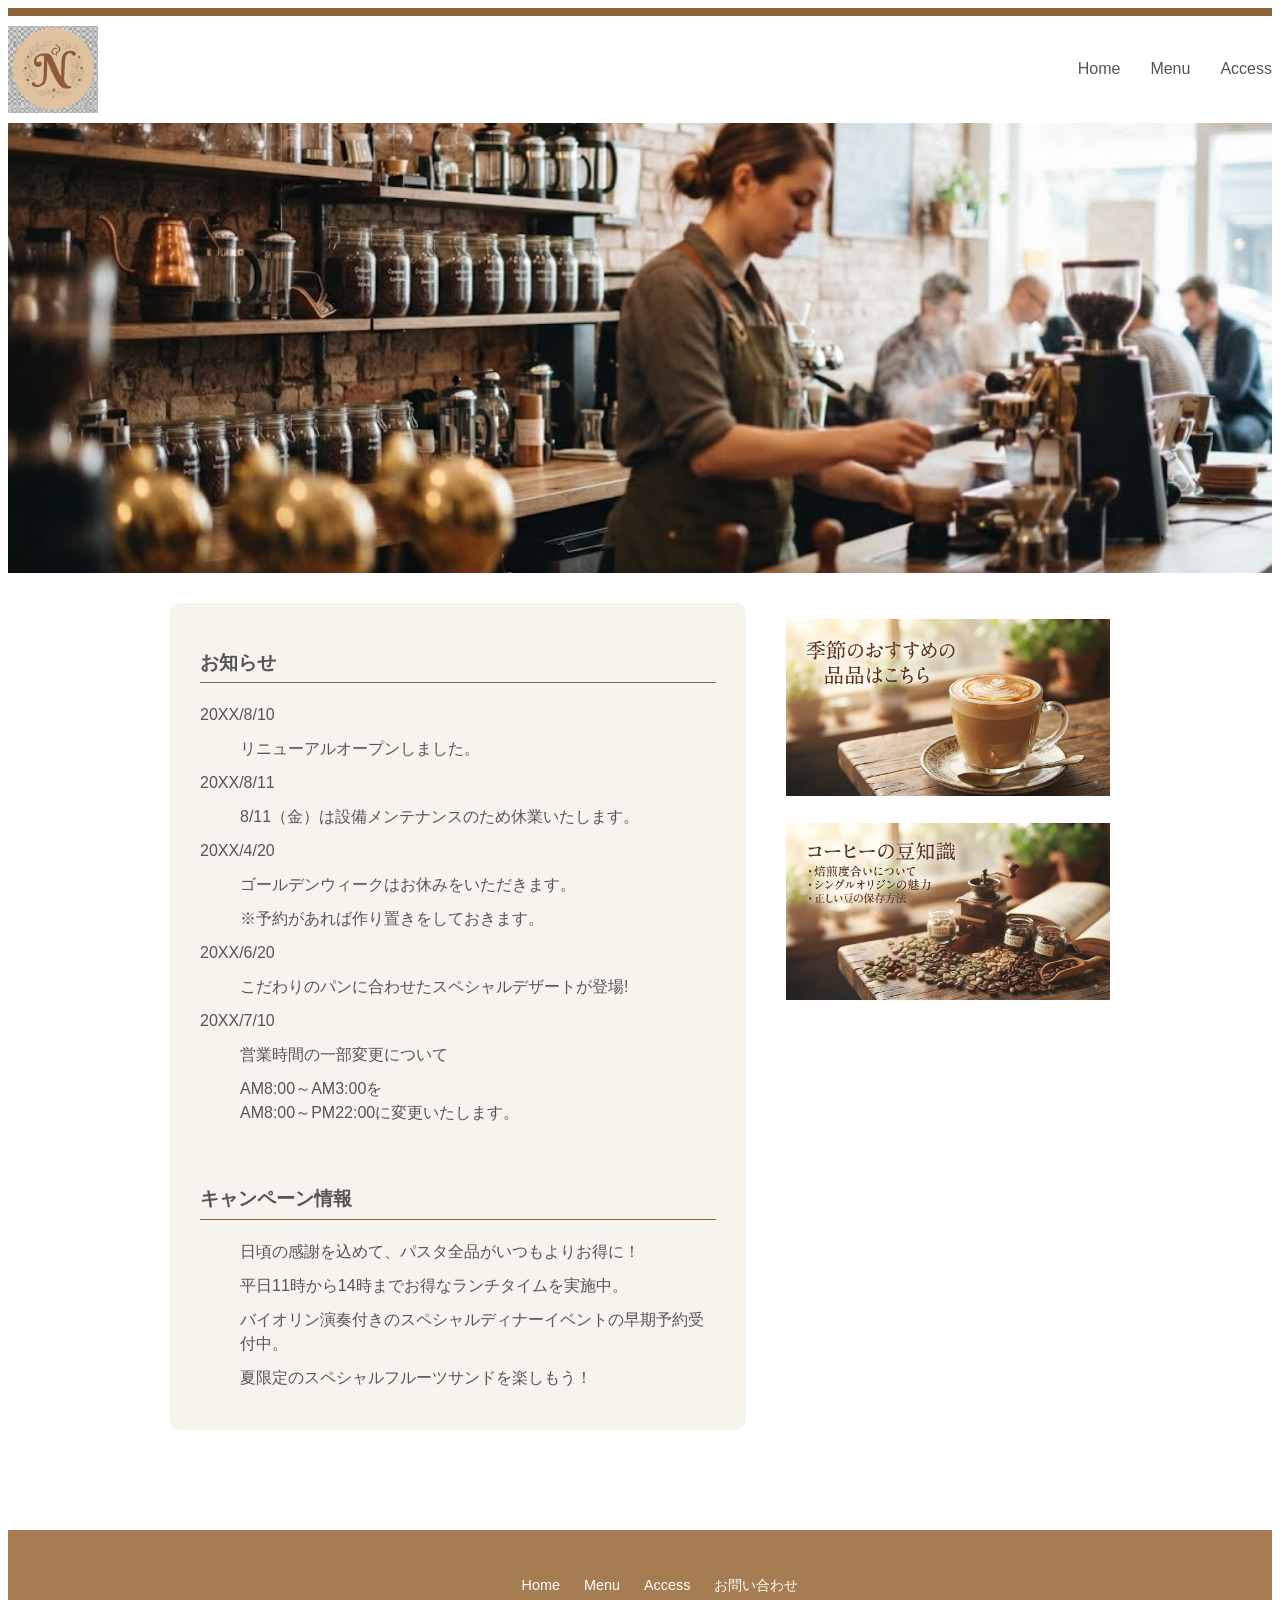
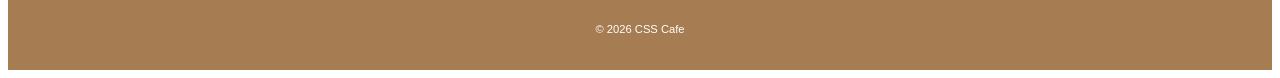
<file: index.html>
<!DOCTYPE html>
<html lang="ja">
  <head>
    <meta charset="UTF-8" />
    <meta name="viewport" content="width=device-width, initial-scale=1" />
    <meta name="description" content="こだわりのおいしいコーヒーとパンが楽しめるCSS Cafeの公式サイトです。" />
    <title>N Cafe</title>
    <link rel="stylesheet" href="styles.css" />
  </head>
  <body id="home">
    <header id="top">
      <div class="header_content wrapper">
        <h1>
          <img class="header_logo" src="images\logo.jpg" alt="CSS Cafe" />
        </h1>
        <nav>
          <ul>
            <li class="current"><a href="index.html">Home</a></li>
            <li><a href="menu.html">Menu</a></li>
            <li><a href="access.html">Access</a></li>
          </ul>
        </nav>
      </div>
      <div id="main_image"></div>
    </header>

    <div class="contents wrapper">
      <main id="main_content">
        <section id="info">
          <h2>お知らせ</h2>
          <dl>
            <dt>20XX/8/10</dt>
            <dd>リニューアルオープンしました。</dd>
            <dt>20XX/8/11</dt>
            <dd>8/11（金）は設備メンテナンスのため休業いたします。</dd>
            <dt>20XX/4/20</dt>
            <dd>ゴールデンウィークはお休みをいただきます。
              <br>
              <dd>※予約があれば作り置きをしておきます。</dd>
            </dd>
            <dt>20XX/6/20</dt>
            <dd>こだわりのパンに合わせたスペシャルデザートが登場!</dd>
            <dt>20XX/7/10</dt>
            <dd>営業時間の一部変更について</dd>
            <dd>AM8:00～AM3:00を
              <br>
              AM8:00～PM22:00に変更いたします。</dd>
          </dl>
        </section>

        <section id="campaign">
          <h2>キャンペーン情報</h2>
          <ul>
            <li>日頃の感謝を込めて、パスタ全品がいつもよりお得に！</li>
            <li>平日11時から14時までお得なランチタイムを実施中。</li>
            <li>バイオリン演奏付きのスペシャルディナーイベントの早期予約受付中。</li>
            <li>夏限定のスペシャルフルーツサンドを楽しもう！</li>
          </ul>
        </section>
      </main>

      <aside id="sidebar">
        <ul>
          <li>
            <a href="recomendation.html">
              <img src="images\recmendation.jpg" alt="季節のおすすめ商品はこちら" />
            </a>
          </li>
          <li>
            <a href="beans.html">
              <img src="images\fun fact.jpg" alt="コーヒー豆の豆知識" />
            </a>
          </li>
        </ul>
      </aside>
    </div>
    
    <footer>
      <ul>
        <li><a href="index.html">Home</a></li>
        <li><a href="menu.html">Menu</a></li>
        <li><a href="access.html">Access</a></li>
        <li><a href="#">お問い合わせ</a></li>
      </ul>
      <small>&copy; 2026 CSS Cafe</small>
    </footer>
  </body>
</html>
</file>
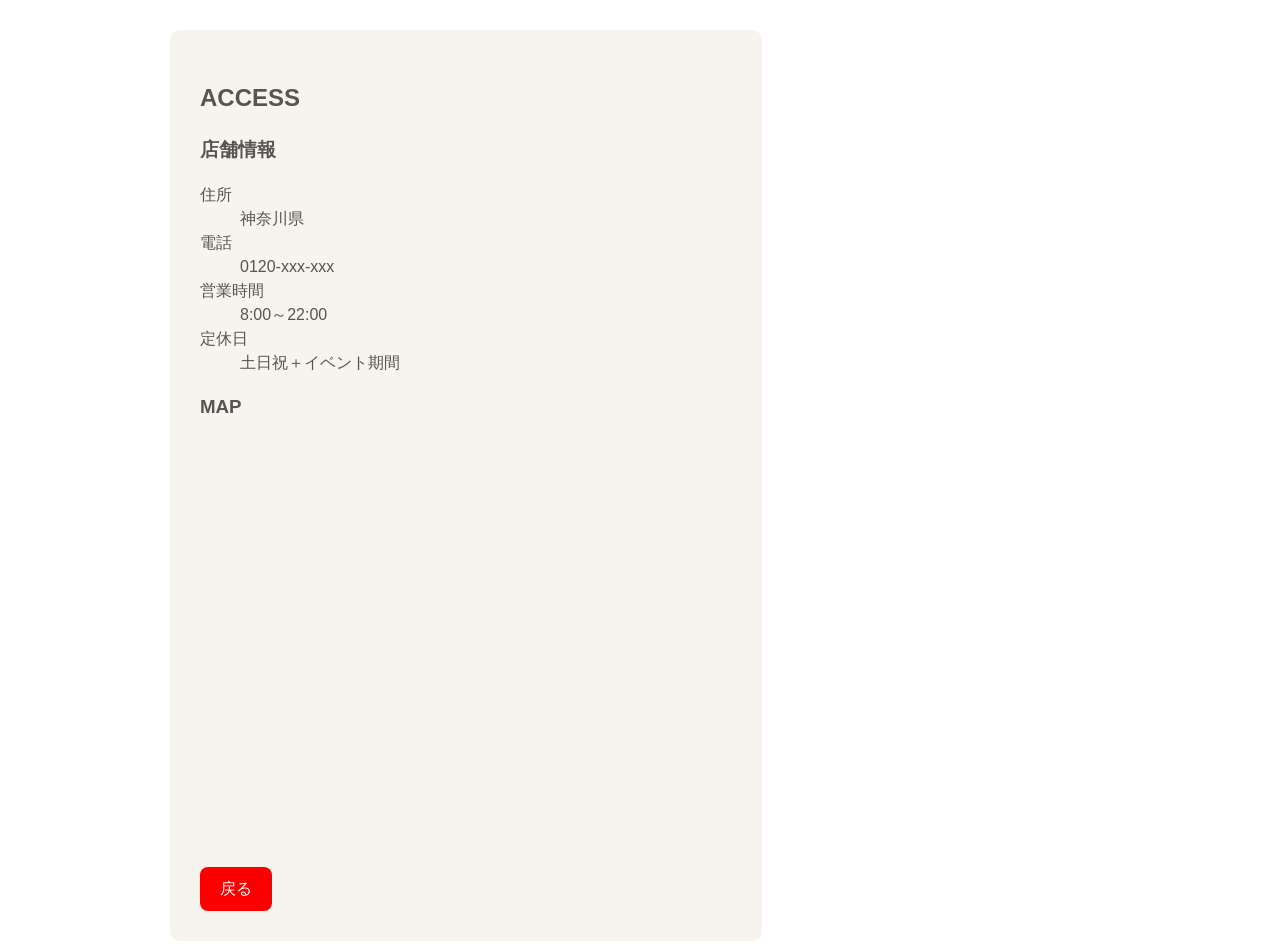
<file: access.html>
<!DOCTYPE html>
<html lang="ja">
<head>
    <meta charset="UTF-8">
    <meta name="viewport" content="width=device-width, initial-scale=1.0">
    <title>Access</title>
    <link rel="stylesheet" href="styles.css">
</head>

<body>

    <div class="contents wrapper">

        <main id="main_content">

            <h2>ACCESS</h2>

            <div class="access">

                <h3>店舗情報</h3>

                <dl>
                    <dt>住所</dt>
                    <dd>神奈川県</dd>

                    <dt>電話</dt>
                    <dd>0120-xxx-xxx</dd>

                    <dt>営業時間</dt>
                    <dd>8:00～22:00</dd>

                    <dt>定休日</dt>
                    <dd>土日祝＋イベント期間</dd>
                </dl>


                <div class="map">

                    <h3>MAP</h3>

                    <!-- ここにGoogle Mapを入れる -->
<iframe src="https://www.google.com/maps/embed?pb=!1m14!1m12!1m3!1d25934.182851020676!2d139.747316293921!3d35.65796755890343!2m3!1f0!2f0!3f0!3m2!1i1024!2i768!4f13.1!5e0!3m2!1sja!2sjp!4v1786586053325!5m2!1sja!2sjp" 
width="500"
 height="450" 
 style="border:0;"
  allowfullscreen=""
   loading="lazy" 
   referrerpolicy="strict-origin-when-cross-origin"></iframe>
                    

                </div>


                <a href="index.html" class="back-button">
                    戻る
                </a>

            </div>

        </main>

    </div>

</body>
</html>
</file>
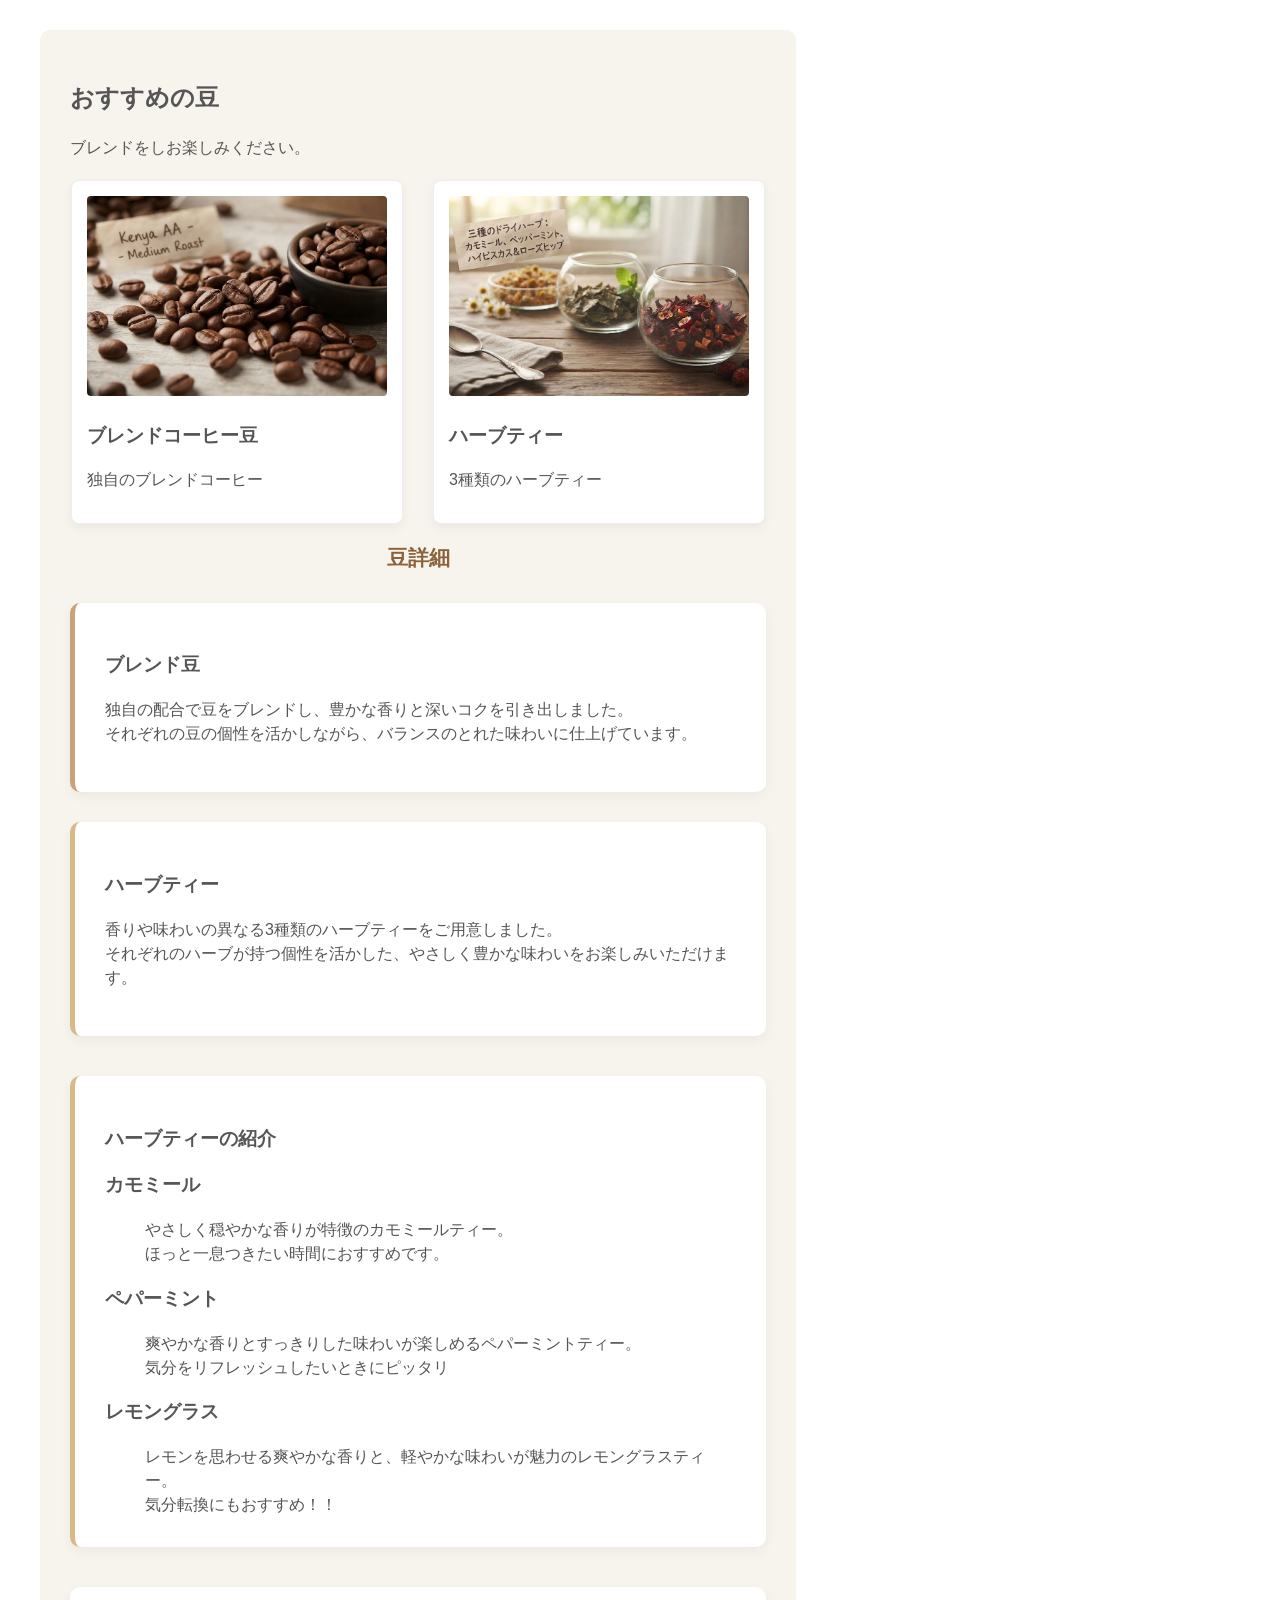
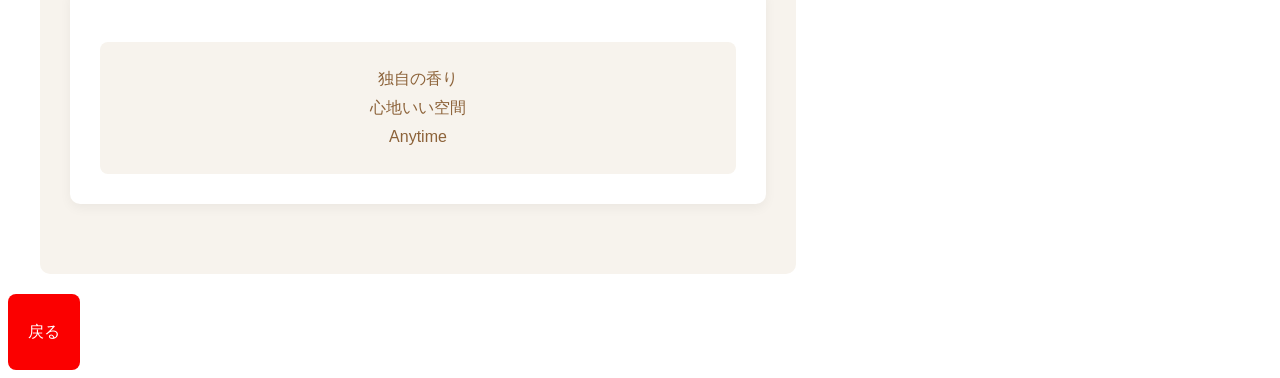
<file: beans.html>
<!DOCTYPE html>
<html lang="en">
<head>
    <meta charset="UTF-8">
    <meta name="viewport" content="width=device-width, initial-scale=1.0">
    <title>選別された豆</title>
    <link rel="stylesheet" href="styles.css">
</head>
<body>
    <div class="contents wrapper beans-page">
        <main id="main_content">
            <h2>おすすめの豆</h2>
            <p>ブレンドをしお楽しみください。</p>

            <div class="item-list">
                <section class="item">
                    <a href="#bear">
                    <img src="images\beans.jpg" 
                    alt="コーヒー豆">
                    <h3>ブレンドコーヒー豆</h3>
                    <p>独自のブレンドコーヒー</p>
                </a>
                </section>
                <section class="item">
                    <a href="#afternoon">
                        <img src="images/herbal.jpg"
                         alt="herbal tea">
                         <h3>ハーブティー</h3>
                         <p>3種類のハーブティー</p>
                    </a>
                </section>
            </div>

            <div class="product-detail">
                <h2 class="bottom-title">
                    豆詳細
                </h2>
                <section id="bear" style="margin-bottom: 30px;">
                    <h3>ブレンド豆</h3>
                    <p>
                        独自の配合で豆をブレンドし、豊かな香りと深いコクを引き出しました。
                        <br> それぞれの豆の個性を活かしながら、バランスのとれた味わいに仕上げています。
                    </p>
                </section>

                <section id="afternoon" class="bottom-after">
                    <h3>ハーブティー</h3>
                    <p>
                        香りや味わいの異なる3種類のハーブティーをご用意しました。
                        <br> それぞれのハーブが持つ個性を活かした、やさしく豊かな味わいをお楽しみいただけます。
                    </p>
                </section>

                <section id="aa" class="bottom-after">
                    <h3>ハーブティーの紹介</h3>
                    <h3><dl>カモミール</dl></h3>
                    <dd>やさしく穏やかな香りが特徴のカモミールティー。
                        <br>
                        ほっと一息つきたい時間におすすめです。</dd>

                        <h3><dl>ペパーミント</dl></h3>
                        <dd>爽やかな香りとすっきりした味わいが楽しめるペパーミントティー。
                            <br>
                            気分をリフレッシュしたいときにピッタリ
                        </dd>

                        <h3><dl>レモングラス</dl></h3>
                        <dd>レモンを思わせる爽やかな香りと、軽やかな味わいが魅力のレモングラスティー。
                            <br>
                            気分転換にもおすすめ！！
                        </dd>
                </section>

                <section>
                    <div class="bottom-message">
                        <p>独自の香り</p>
                        <p>心地いい空間</p>
                        <p>Anytime</p>
                    </div>
                </section>
            </div>  
        </div>
            <a href="index.html" class="back-button">
            <p>戻る</p>
        </main>
            </a>
    </div>
</body>
</html>
</file>
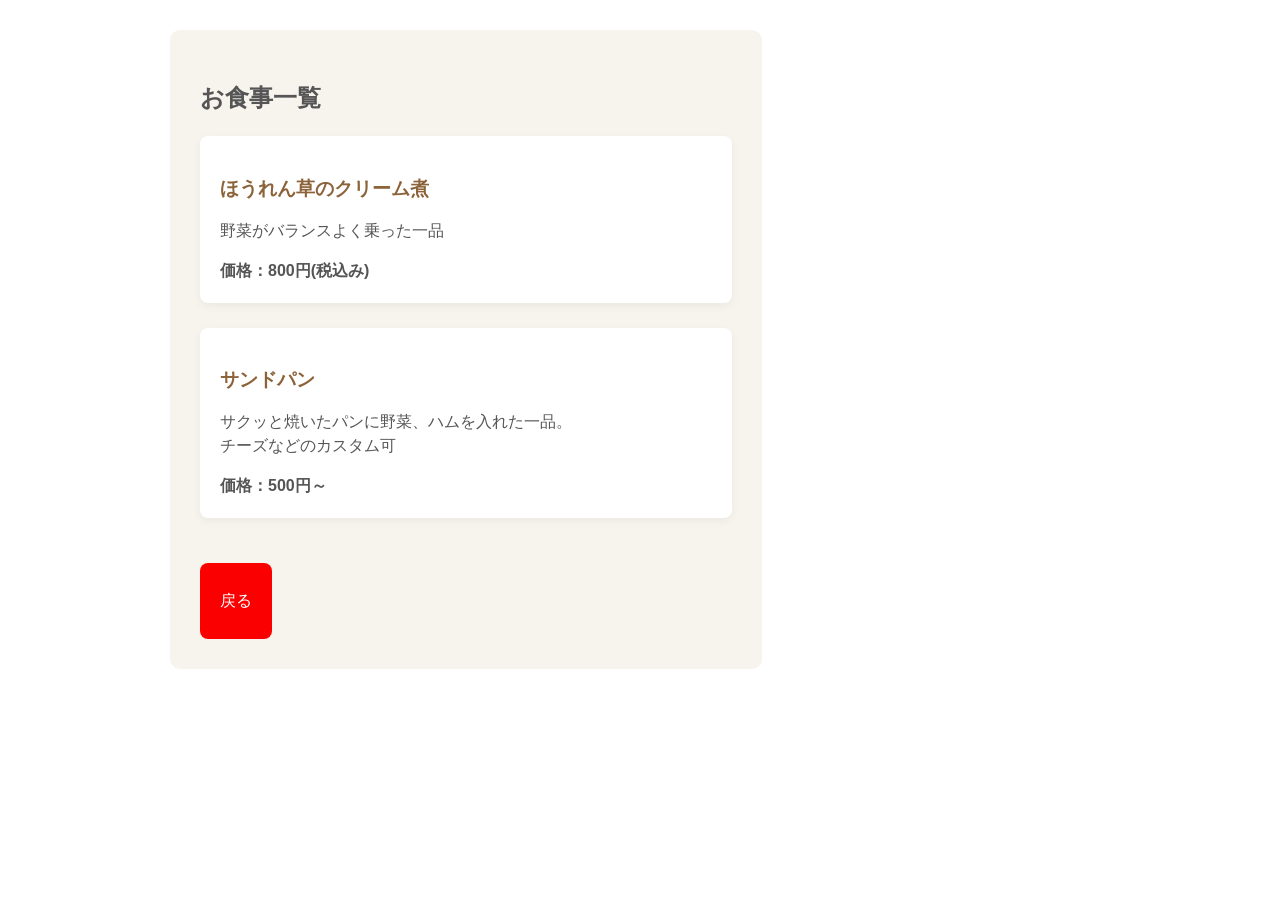
<file: food.html>
<!DOCTYPE html>
<html lang="en">
<head>
    <meta charset="UTF-8">
    <meta name="viewport" content="width=device-width, initial-scale=1.0">
    <title>お食事</title>
    <link rel="stylesheet" href="styles.css">
</head>
<body>
    <div class="contents wrapper">
        <main id="main_content">
        <h2>お食事一覧</h2>
        <section class="product">
        <h3>ほうれん草のクリーム煮</h3>
        <p>
            野菜がバランスよく乗った一品     
        </p>
        <p class="price">
            価格：800円(税込み)
        </p>
        </section>

        <section class="product">
        <h3>サンドパン</h3>
        <p>
            サクッと焼いたパンに野菜、ハムを入れた一品。
            <br>
            チーズなどのカスタム可
        </p>
        <p class="price">
            価格：500円～
        </p>
        </section>

        <a href="menu.html" class="back-button">
            <p>戻る</p>
        </a>

        </main>
    </div>
</body>
</html>
</file>
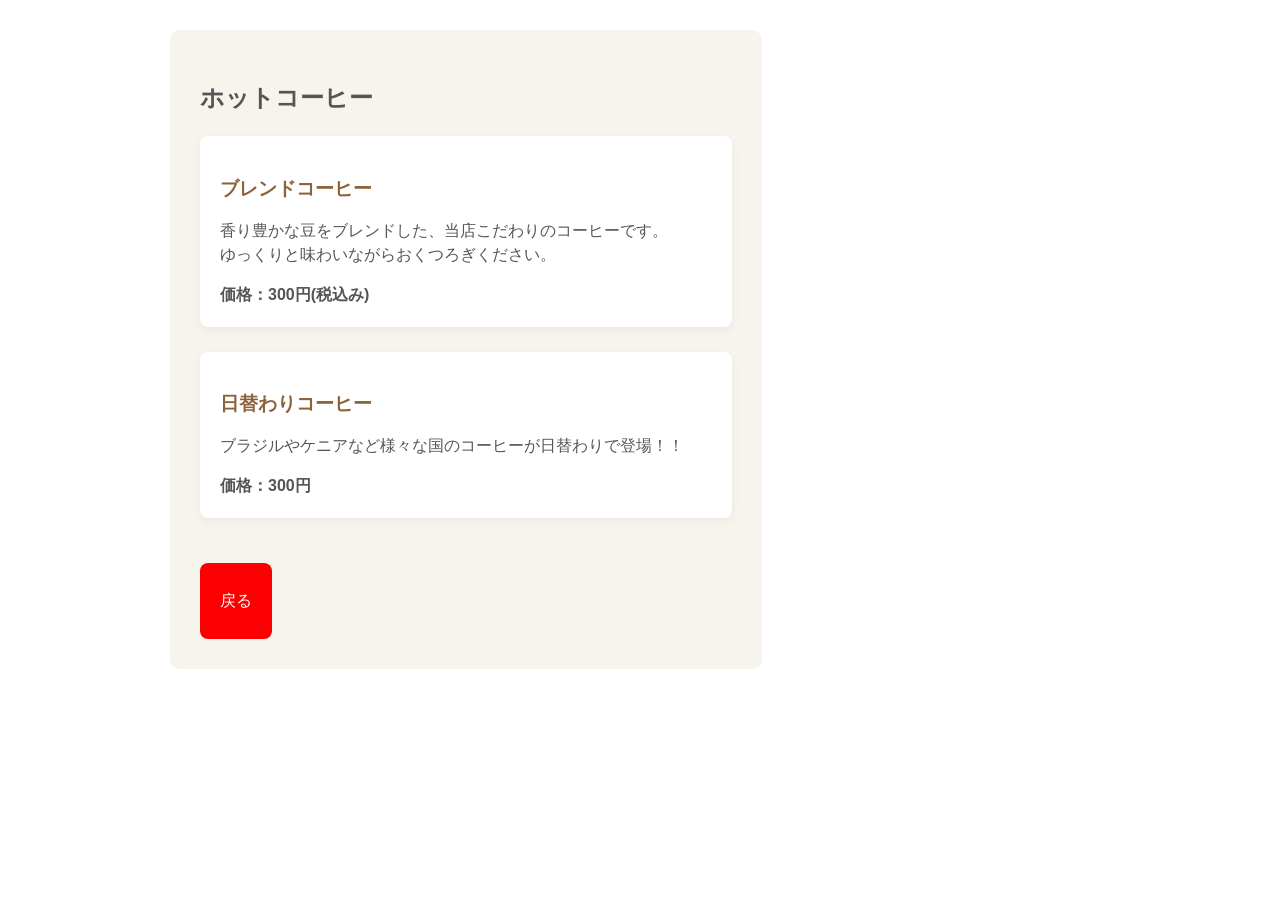
<file: hotDrink.html>
<!DOCTYPE html>
<html lang="en">
<head>
    <meta charset="UTF-8">
    <meta name="viewport" content="width=device-width, initial-scale=1.0">
    <title>ホットコーヒー</title>
    <link rel="stylesheet" href="styles.css">
</head>
<body>
    <div class="contents wrapper">
        <main id="main_content">
        <h2>ホットコーヒー</h2>
        <section class="product">
        <h3>ブレンドコーヒー</h3>
        <p>
            香り豊かな豆をブレンドした、当店こだわりのコーヒーです。
            <br>
            ゆっくりと味わいながらおくつろぎください。
        </p>
        <p class="price">
            価格：300円(税込み)
        </p>
        </section>

        <section class="product">
        <h3>日替わりコーヒー</h3>
        <p>
            ブラジルやケニアなど様々な国のコーヒーが日替わりで登場！！
        </p>
        <p class="price">
            価格：300円
        </p>
        </section>

        <a href="menu.html" class="back-button">
            <p>戻る</p>
        </a>
        </main>
    </div>
</body>
</html>
</file>
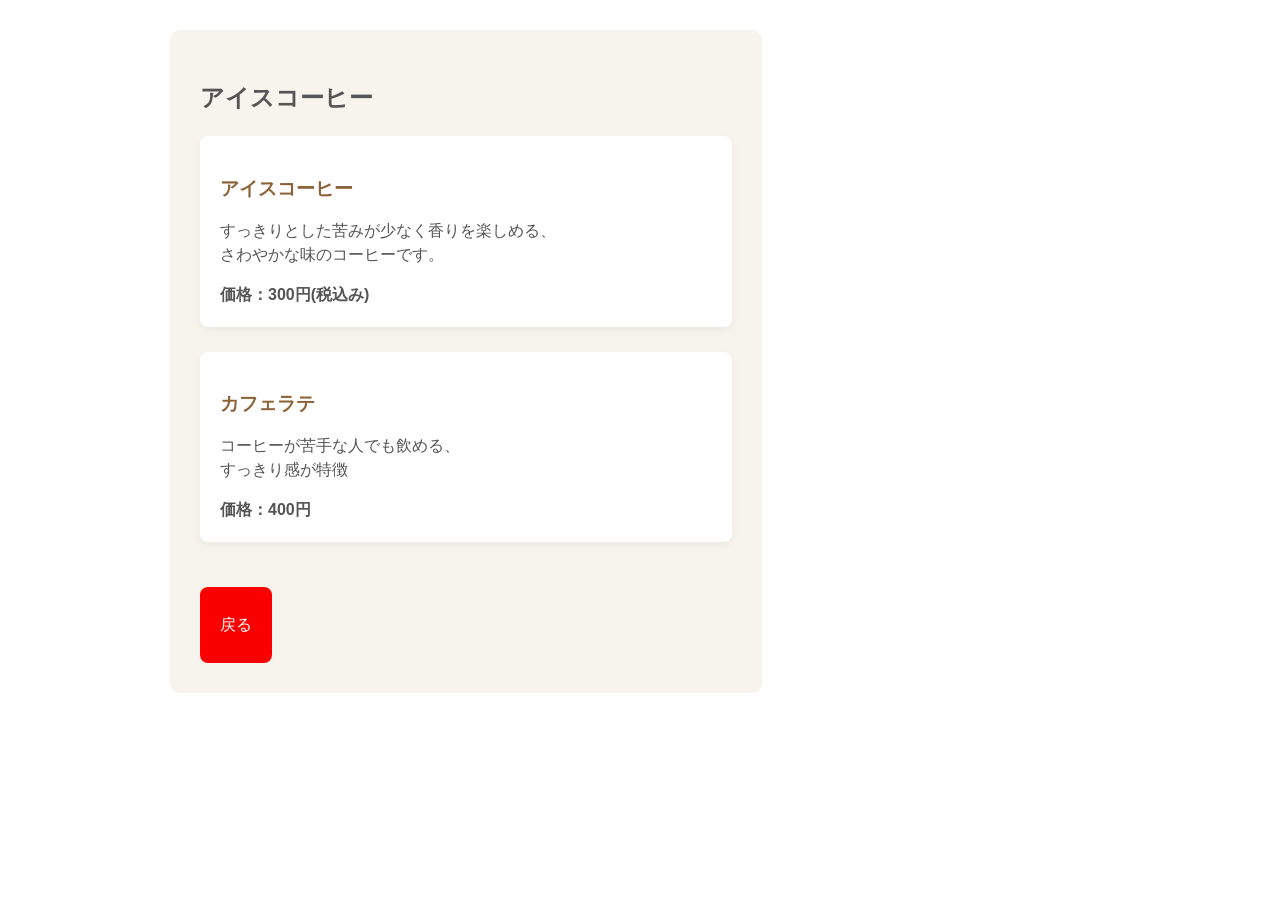
<file: iceDrink.html>
<!DOCTYPE html>
<html lang="en">
<head>
    <meta charset="UTF-8">
    <meta name="viewport" content="width=device-width, initial-scale=1.0">
    <title>ホットコーヒー</title>
    <link rel="stylesheet" href="styles.css">
</head>
<body>
    <div class="contents wrapper">
        <main id="main_content">
        <h2>アイスコーヒー</h2>

        <section class="product">
        <h3>アイスコーヒー</h3>
        <p>
            すっきりとした苦みが少なく香りを楽しめる、
            <br>
            さわやかな味のコーヒーです。
        </p>
        
        <p class="price">
            価格：300円(税込み)
        </p>
        </section>

        <section class="product">

        <h3>カフェラテ</h3>
        <p>コーヒーが苦手な人でも飲める、
            <br>
            すっきり感が特徴
        </p>
        <p class="price">
            価格：400円
        </p>
        </section>

        <a href="menu.html" class="back-button">
            <p>戻る</p>
        </a>
        
        </main>
    </div>
</body>
</html>
</file>
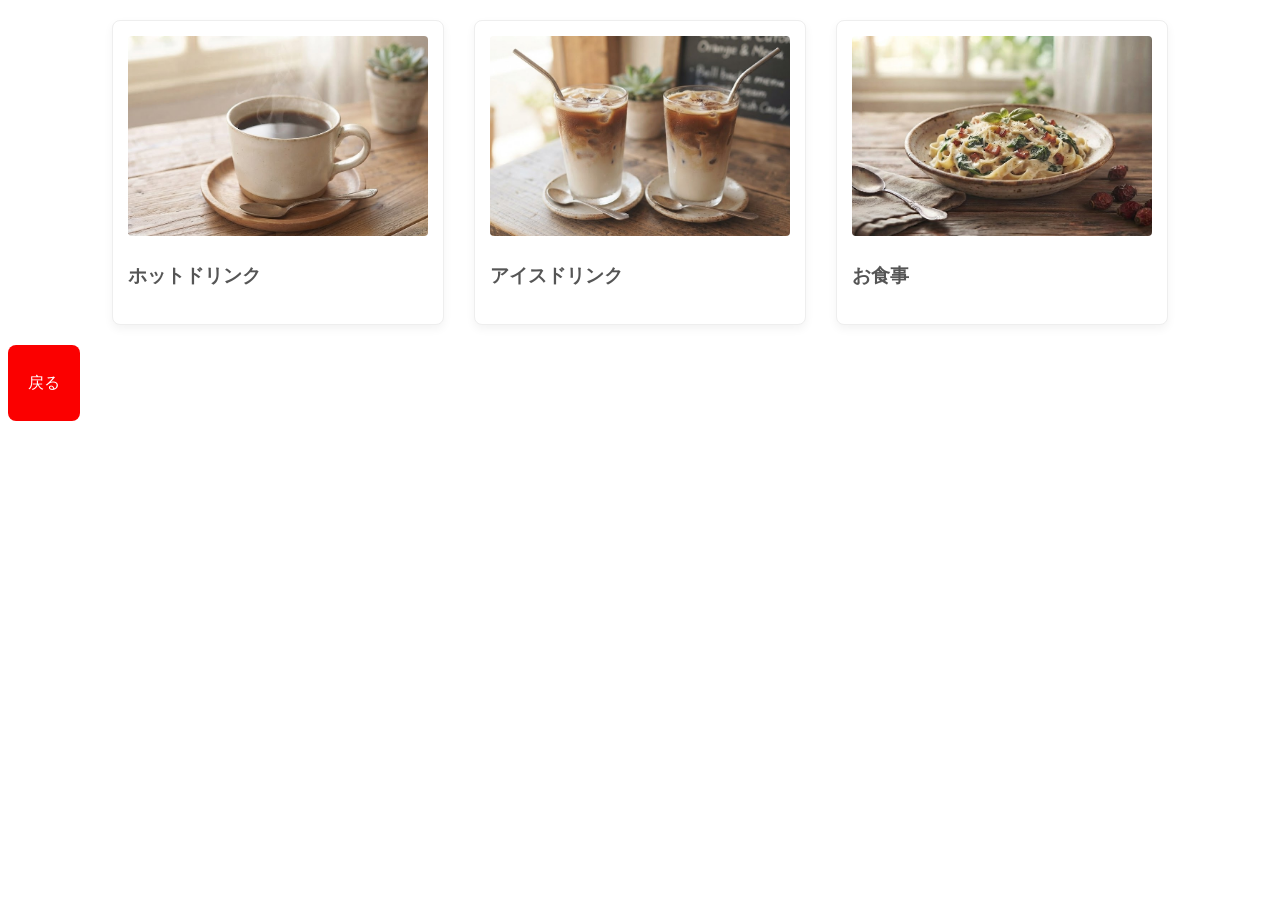
<file: menu.html>
<!DOCTYPE html>
<html lang="en">
<head>
    <meta charset="UTF-8">
    <meta name="viewport" content="width=device-width, initial-scale=1.0">
    <title>メニュー画面</title>
    <link rel="stylesheet" href="styles.css">
</head>
<body>
    <div class="item-list">
        <section class="item">
        <a href="hotDrink.html">
        <img src="images\hotCoffee.jpg"" 
        alt="ホットドリンク">
        <h3>ホットドリンク</h3>
        </a>
    
    </section>
    
    <section class="item">
        <a href="iceDrink.html">
            <img src="images\iceCafe.jpg"
             alt="アイスコーヒー">
            <h3>アイスドリンク</h3>
        </a>
    </section>

    <section class="item">
        <a href="food.html">
            <img src="images/pasta.jpg" alt="お食事">
            <h3>お食事</h3>
        </a>
    </section>

 

</div>
<a href="index.html" class="back-button">
            <p>戻る</p>
        </a>  
</body>

</html>
</file>
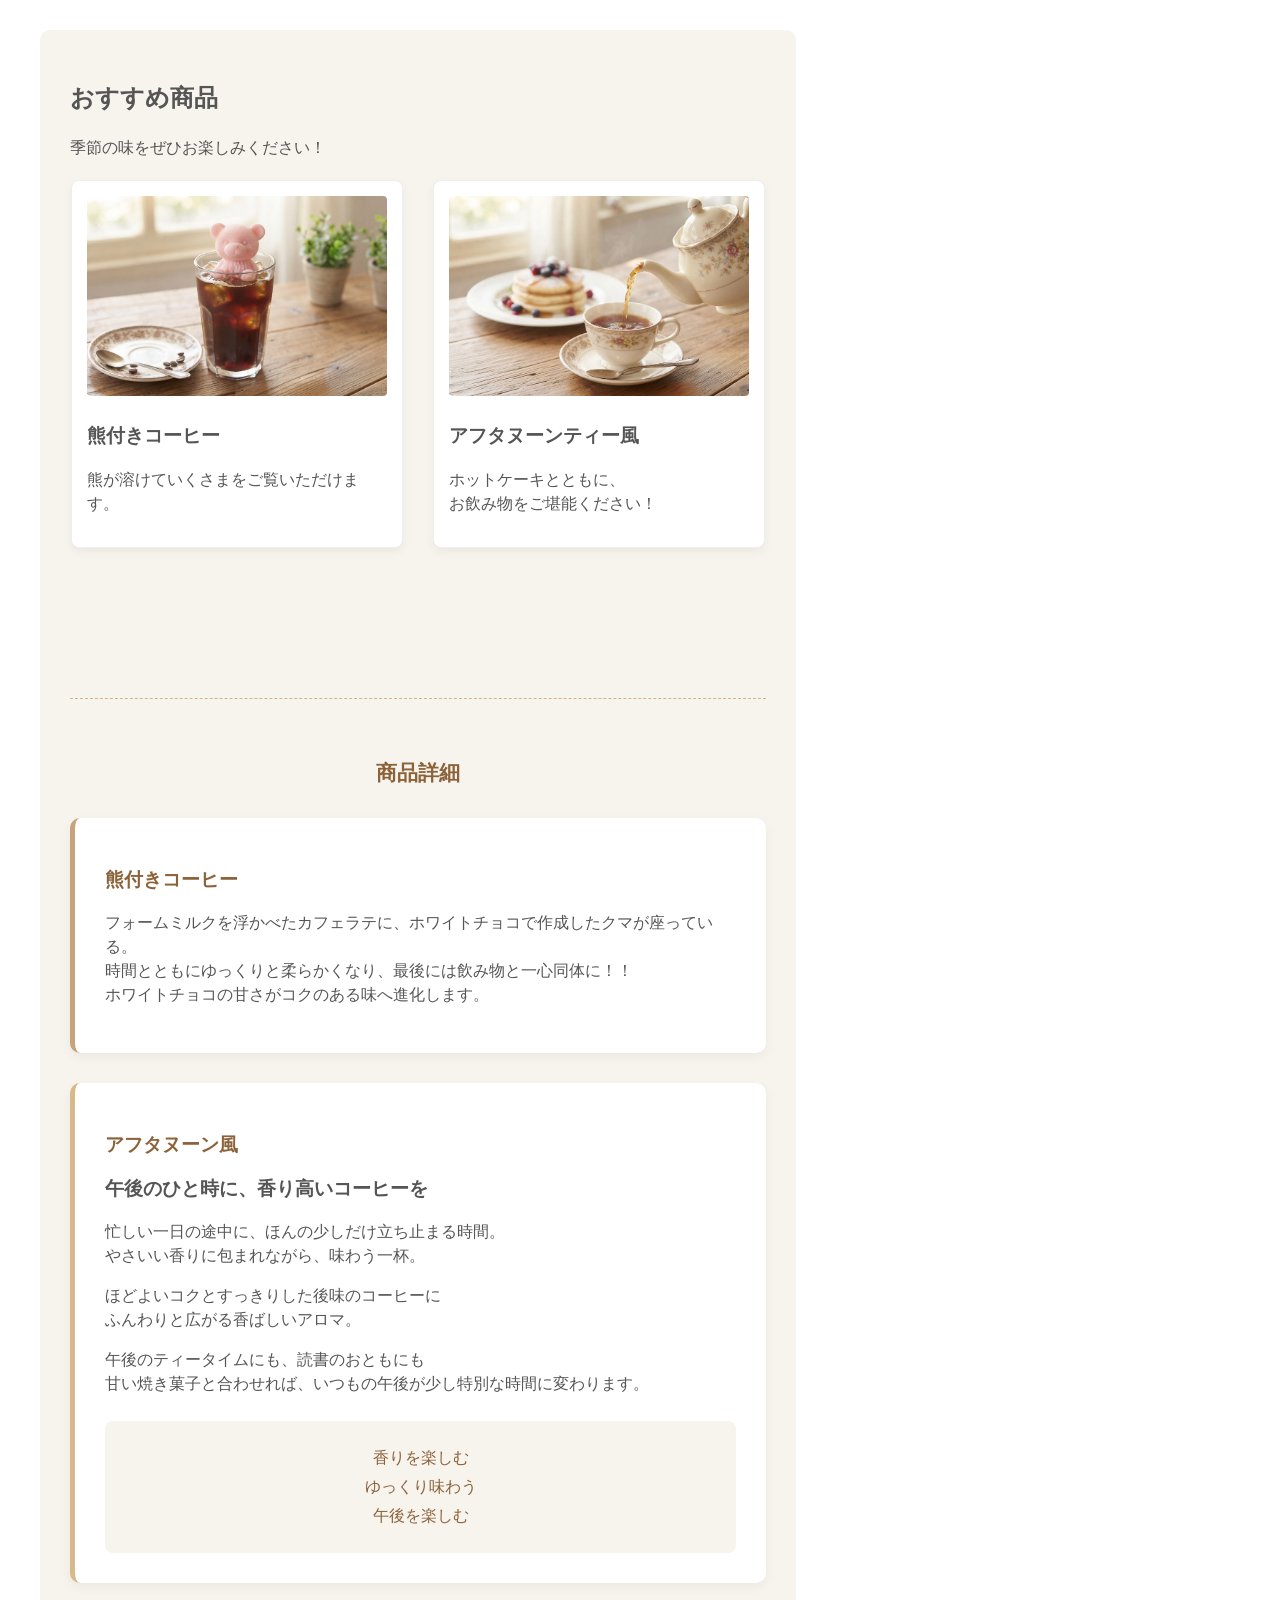
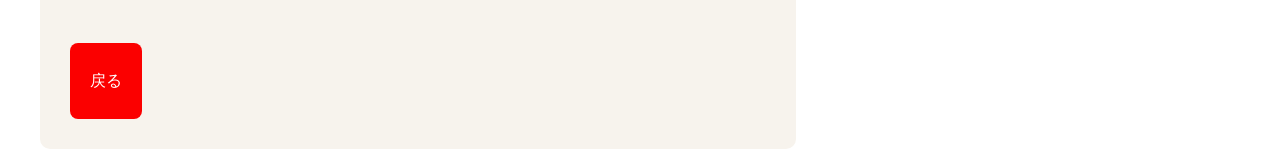
<file: recomendation.html>
<!DOCTYPE html>
<html lang="ja">
  <head>
    <meta charset="UTF-8"/>
    <meta name="viewport" content="width=device-width, initial-scale=1"/>
    <title>おすすめの商品</title>
    <link rel="stylesheet" href="styles.css">
  </head>
  <body>
    <div class="contents wrapper beans-page">
  
<main id="main_content">
    <h2>おすすめ商品</h2>
    <p>季節の味をぜひお楽しみください！</p>

    <!-- 商品のリストまとめ -->
    <div class="item-list"> 
        <section class="item">
            <a href="#bear">
            <img src="images/bear.jpg" alt="熊付きコーヒー">
            <h3>熊付きコーヒー</h3>
           <p>熊が溶けていくさまをご覧いただけます。</p>
        </a>
        </section>  
        <section class="item">
            <a href="#afternoon">
            <img src="images/after.jpg" alt="アフタヌーンティー">
            <h3>アフタヌーンティー風</h3>
            <p>ホットケーキとともに、
                <br>
                お飲み物をご堪能ください！</p>
        </a>
        </section>  
    </div>

    <div class="bottom">
        <h2 class="bottom-title">商品詳細</h2>
        <section id="bear" style="margin-bottom :30px ;">
            <h3>熊付きコーヒー</h3>
            <p>フォームミルクを浮かべたカフェラテに、ホワイトチョコで作成したクマが座っている。
                <br>
                時間とともにゆっくりと柔らかくなり、最後には飲み物と一心同体に！！
               <br>
                ホワイトチョコの甘さがコクのある味へ進化します。 
            </p>
        </section>

        <section id="afternoon" class="bottom-after">
            <h3>アフタヌーン風</h3>
            <h2>午後のひと時に、香り高いコーヒーを</h2>
            <p>
                忙しい一日の途中に、ほんの少しだけ立ち止まる時間。
                <br>
                やさいい香りに包まれながら、味わう一杯。
            </p>
            <p>
                ほどよいコクとすっきりした後味のコーヒーに
                <br>
                ふんわりと広がる香ばしいアロマ。
            </p>
            <p>
                午後のティータイムにも、読書のおともにも
                <br>
                甘い焼き菓子と合わせれば、いつもの午後が少し特別な時間に変わります。
            </p>
            <div class="bottom-message">
                <p>香りを楽しむ</p>
                <p>ゆっくり味わう</p>
                <p>午後を楽しむ</p>

            </div>
        </section>

        
   <a href="index.html" class="back-button">
            <p>戻る</p>
        </a>
        
    </div>
</main>
</div>
</body>
</html>
</file>
<file: styles.css>
@charset "utf-8";

html {
  font-size: 100%;
}

body {
  font-family: 'Hiragio Kaku Gothic proN', 'メイリオ', sans-serif;
  color: #555;
  line-height: 1.5;
}

img {
  width: 100%;
}

.wrapper {
  max-width: 940px;
  margin: 0 auto;
  padding: 0 10px;
}

header {
  border-top: 8px solid #8c6239;
}

.header_logo {
  width: 90px;
}

.header_content {
  display: flex;
  align-items: center;
  justify-content: space-between;
  margin: 10px 0;
  padding: 0;
  max-width: none;
}

header nav ul {
  display: flex;
  list-style-type: none;
}

header nav ul li {
  margin-left: 30px;
}

header nav ul li a {
  text-decoration: none;
  color: #555;
}

header nav ul li a:hover,
header nav ul li a:active {
  color: #8c6239;
}



.header_content h1 {
  margin: 0;
}

.header_logo {
  display: block;
  width: 90px;
}

#main_image {
  width: 100%;
  height: 50vh;
  background-image: url('images/cafe.jpg');
  background-repeat: no-repeat;
  background-position: center;
  background-size: cover;
}

.contents {
  display: flex;
  justify-content: space-between;
  margin-top: 30px;
}

#main_content {
  width: 63%;
  background-color: #f7f3ed;
  padding: 30px;
  border-radius: 10px;
  box-sizing: border-box; }

#sidebar {
  width: 40%;
}

#sidebar ul {
  list-style-type: none;
}

#sidebar ul li {
  margin-bottom: 20px;
}



#home h2 {
  margin-bottom: 20px;
  padding-bottom: 5px;
  border-bottom: 1px solid #8c6239;
  font-size: 1.2rem;
}

#info dl {
  display: flex;
  flex-wrap: wrap;
  margin-bottom: 50px;
}

#info dt {
  width: 7em;
}

#info dd {
  width: calc(100% - 7em);
}

#info dt,
#info dd {
  margin-bottom: 10px;
}

#campaign ul {
  margin-bottom: 10px;
  list-style-type: none;
}

#campaign ul li {
  margin-bottom: 10px;
}

footer {
  margin-top: 100px;
  padding: 30px;
  text-align: center;
  color: #fff;
  background-color: #a67c52;
}

footer ul {
  margin-bottom: 20px;
  font-size: 0.9rem;
  list-style-type: none;
}

footer ul li {
  display: inline-block;
  margin: 0 10px;
}

footer ul li a {
  color: #fff;
  text-decoration: none;
}

footer ul li a:hover,
footer ul li a:active {
  opacity: 0.7;
}

small {
  font-size: 0.7rem;
}

@media (max-width: 600px) {
  html {
    font-size: 87.5%;
  }

  .contents {
    flex-direction: column;
    margin-top: 10px;
  }

  #main_content,
  #sidebar {
    width: 100%;
  }
}

.item-list {
  display: flex;
  justify-content: center;
  align-items: flex-start;
  gap: 30px;
  flex-wrap: wrap;
  margin: 20px auto 0;
  width: 100%;
}

.item {
  width: 300px;
  background-color: #fff;
  padding: 15px;
  border: 1px solid #eee;
  border-radius: 8px;
  box-shadow: 0 4px 10px rgba(0, 0, 0, 0.05);
}

.item img {
  width: 100%;
  height: 200px;
  object-fit: cover;
  border-radius: 4px;
}



html{
  scroll-behavior: smooth;
}


.item a,
.item a:link,
.item a:visited,
.item a:hover,
.item a:active {
  color: #555;    
  text-decoration: none;  
}

/* 商品詳細 */
.bottom {
  margin-top: 150px;
  padding-top: 40px;
  border-top: 1px dashed #d2b48c;
}

.bottom-title {
  font-size: 1.3rem;
  color: #8c6239;
  margin-bottom: 30px;
  text-align: center;
}

/* 商品詳細のカード */
.bottom section {
  margin-bottom: 40px;
  padding: 30px;
  background-color: #fff;
  border-radius: 10px;
  box-shadow: 0 4px 12px rgba(0, 0, 0, 0.05);
}

.product-detail section {
  margin-bottom: 40px;
  padding: 30px;
  background-color: #fff;
  border-radius: 10px;
  box-shadow: 0 4px 12px rgba(0, 0, 0, 0.05);
}

.bottom section h3 {
  color: #8c6239;
  margin-bottom: 15px;
}

.bottom section h2 {
  color: #555;
  font-size: 1.2rem;
  margin-bottom: 15px;
}

/* 熊付きコーヒー */
#bear {
  border-left: 5px solid #c8a27a;
}

/* アフタヌーン */
#afternoon {
  border-left: 5px solid #d8b98a;
}

#aa{
  border-left: 5px solid #d8b98a;
}

/* アフタヌーンのメッセージ */
.bottom-message {
  margin-top: 25px;
  padding: 20px;
  text-align: center;
  background-color: #f7f3ed;
  border-radius: 8px;
  color: #8c6239;
}

.bottom-message p {
  margin: 5px 0;
}

.beans-page{
  max-width: 1200px;
}

.product {
    margin-bottom: 25px;
    padding: 20px;
    background-color: #fff;
    border-radius: 8px;
    box-shadow: 0 3px 10px rgba(0, 0, 0, 0.05);
}

.product h3 {
    margin-bottom: 10px;
    color: #8c6239;
}

.product p {
    margin-bottom: 10px;
}

.product .price {
    margin-bottom: 0;
    font-weight: bold;
    color: #555;
}

.back-button {
    display: inline-block;
    margin-top: 20px;
    padding: 10px 20px;
    color: #fff;
    background-color: #fb0000;
    border-radius: 8px;
    text-decoration: none;
}
.back-button:hover {
    opacity: 0.8;
}

.map iframe {
    width: 500px;
    max-width: 100%;
    height: 400px;
    border: 0;
    border-radius: 10px;
}

@media (max-width: 600px) {

    .map iframe {
        width: 100%;
        height: 300px;
    }

}
</file>
